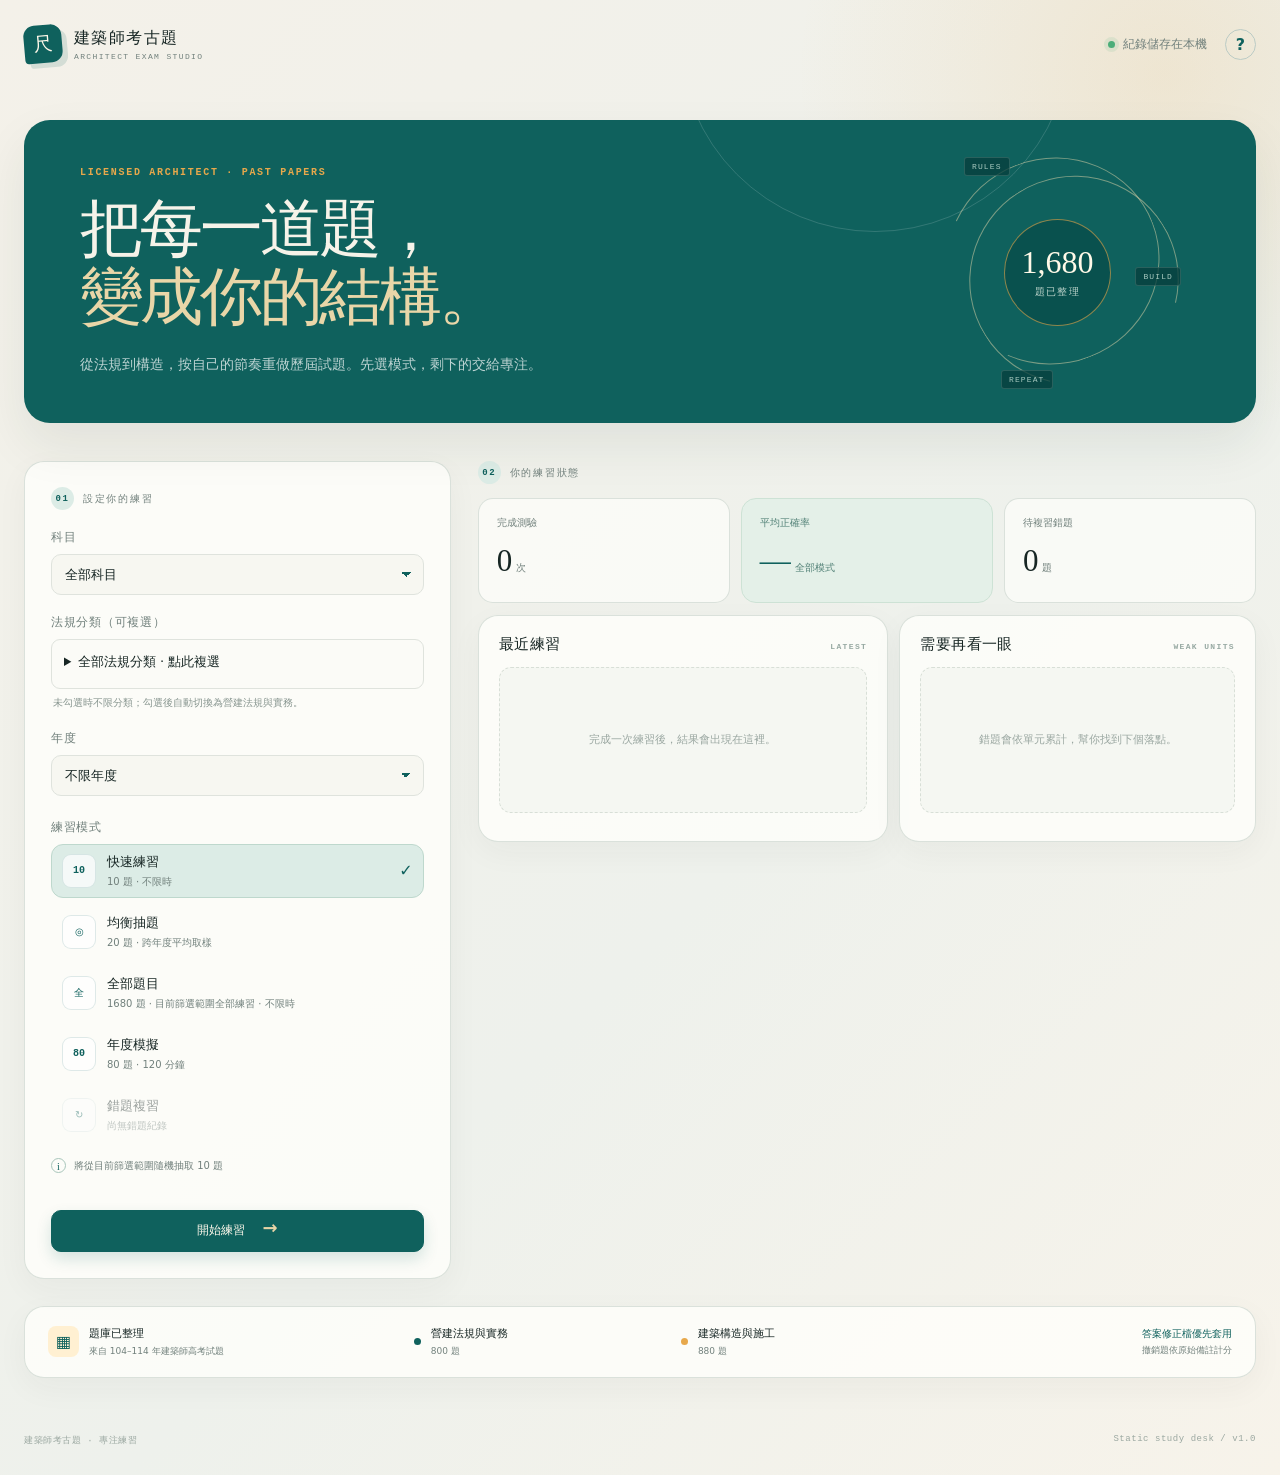
<file: docs/index.html>
<!doctype html>
<html lang="zh-Hant">
  <head>
    <meta charset="utf-8" />
    <meta name="viewport" content="width=device-width, initial-scale=1" />
    <meta name="theme-color" content="#0f615d" />
    <meta name="description" content="建築師高考營建法規與實務、建築構造與施工歷屆試題練習站" />
    <title>建築師考古題｜專注練習</title>
    <link rel="stylesheet" href="styles.css?v=20261109.1" />
    <link rel="stylesheet" href="guide.css?v=20260827.2" />
  </head>
  <body>
    <div class="app-shell">
      <header class="topbar">
        <a class="brand" href="#" id="brandHome" aria-label="回到首頁">
          <span class="brand-mark" aria-hidden="true">尺</span>
          <span>
            <strong>建築師考古題</strong>
            <small>ARCHITECT EXAM STUDIO</small>
          </span>
        </a>
        <div class="topbar-actions">
          <span class="sync-dot"><i></i> 紀錄儲存在本機</span>
          <button class="icon-button" id="helpButton" type="button" aria-label="使用說明">?</button>
        </div>
      </header>

      <main id="homeView" class="view">
        <section class="hero-block">
          <div class="hero-copy">
            <p class="eyebrow">LICENSED ARCHITECT · PAST PAPERS</p>
            <h1>把每一道題，<br /><em>變成你的結構。</em></h1>
            <p class="hero-description">從法規到構造，按自己的節奏重做歷屆試題。先選模式，剩下的交給專注。</p>
          </div>
          <div class="hero-orbit" aria-hidden="true">
            <div class="orbit-ring ring-one"></div>
            <div class="orbit-ring ring-two"></div>
            <div class="orbit-label label-top">RULES</div>
            <div class="orbit-label label-right">BUILD</div>
            <div class="orbit-label label-bottom">REPEAT</div>
            <div class="orbit-core"><span id="heroQuestionCount">1,680</span><small>題已整理</small></div>
          </div>
        </section>

        <section class="workspace-grid" aria-label="開始練習">
          <aside class="setup-card panel-card">
            <div class="section-kicker"><span>01</span> 設定你的練習</div>
            <form id="quizSetupForm">
              <label class="field-label" for="subjectSelect">科目</label>
              <select class="select-control" id="subjectSelect">
                <option value="all">全部科目</option>
              </select>

              <div class="field-label">法規分類（可複選）</div>
              <details class="category-picker" id="legalCategoryPicker">
                <summary id="legalCategorySummary" aria-describedby="legalCategoryHint">全部法規分類 · 點此複選</summary>
                <button class="category-clear" id="clearLegalCategories" type="button" disabled>不限分類（清除勾選）</button>
                <fieldset class="category-options" id="legalCategoryOptions"><legend>勾選要練習的法規（可複選）</legend></fieldset>
              </details>
              <p class="field-hint" id="legalCategoryHint" aria-live="polite">未勾選時不限分類；勾選後自動切換為營建法規與實務。</p>

              <label class="field-label" for="yearSelect">年度</label>
              <select class="select-control" id="yearSelect">
                <option value="all">不限年度</option>
              </select>

              <div class="field-label mode-label">練習模式</div>
              <div id="modeList" class="mode-list" role="list">
                <button class="mode-option is-selected" type="button" data-mode="quick">
                  <span class="mode-icon">10</span>
                  <span class="mode-text"><strong>快速練習</strong><small>10 題 · 不限時</small></span>
                  <span class="mode-check">✓</span>
                </button>
                <button class="mode-option" type="button" data-mode="balanced">
                  <span class="mode-icon">◎</span>
                  <span class="mode-text"><strong>均衡抽題</strong><small>20 題 · 跨年度平均取樣</small></span>
                  <span class="mode-check">✓</span>
                </button>
                <button class="mode-option" type="button" data-mode="all">
                  <span class="mode-icon">全</span>
                  <span class="mode-text"><strong>全部題目</strong><small id="allModeDescription">目前篩選範圍全部練習 · 不限時</small></span>
                  <span class="mode-check">✓</span>
                </button>
                <button class="mode-option" type="button" data-mode="mock">
                  <span class="mode-icon">80</span>
                  <span class="mode-text"><strong>年度模擬</strong><small>80 題 · 120 分鐘</small></span>
                  <span class="mode-check">✓</span>
                </button>
                <button class="mode-option" type="button" data-mode="wrong">
                  <span class="mode-icon">↻</span>
                  <span class="mode-text"><strong>錯題複習</strong><small id="wrongModeDescription">尚無錯題紀錄</small></span>
                  <span class="mode-check">✓</span>
                </button>
              </div>

              <div class="setup-footnote"><span class="footnote-mark">i</span><span id="selectionSummary">將從全部科目中隨機抽取 10 題</span></div>
              <button class="primary-button start-button" id="startQuizButton" type="submit">
                開始練習 <span aria-hidden="true">→</span>
              </button>
            </form>
          </aside>

          <section class="dashboard-column">
            <div class="section-kicker"><span>02</span> 你的練習狀態</div>
            <div class="stat-grid" id="statGrid">
              <article class="stat-card"><span class="stat-label">完成測驗</span><strong id="statCompleted">0</strong><span class="stat-meta">次</span></article>
              <article class="stat-card accent-card"><span class="stat-label">平均正確率</span><strong id="statAverage">—</strong><span class="stat-meta">全部模式</span></article>
              <article class="stat-card"><span class="stat-label">待複習錯題</span><strong id="statWrong">0</strong><span class="stat-meta">題</span></article>
            </div>
            <div class="dashboard-panels">
              <section class="mini-panel panel-card">
                <div class="panel-heading"><h2>最近練習</h2><span class="tiny-label">LATEST</span></div>
                <div id="recentHistory" class="history-list"><div class="empty-state">完成一次練習後，結果會出現在這裡。</div></div>
              </section>
              <section class="mini-panel panel-card">
                <div class="panel-heading"><h2>需要再看一眼</h2><span class="tiny-label">WEAK UNITS</span></div>
                <div id="weakUnits" class="weak-list"><div class="empty-state">錯題會依單元累計，幫你找到下個落點。</div></div>
              </section>
            </div>
          </section>
        </section>

        <section class="library-strip panel-card">
          <div class="library-intro"><span class="library-icon">▦</span><div><strong>題庫已整理</strong><span>來自 104–114 年建築師高考試題</span></div></div>
          <div class="library-subject"><span class="subject-dot legal-dot"></span><div><strong>營建法規與實務</strong><span id="legalCount">800 題</span></div></div>
          <div class="library-subject"><span class="subject-dot structure-dot"></span><div><strong>建築構造與施工</strong><span id="structureCount">880 題</span></div></div>
          <div class="library-note">答案修正檔優先套用<br /><span>撤銷題依原始備註計分</span></div>
        </section>
      </main>

      <main id="quizView" class="view quiz-view" hidden>
        <div class="quiz-toolbar">
          <button class="back-link" id="quitQuizButton" type="button"><span aria-hidden="true">←</span> 返回設定</button>
          <div class="quiz-toolbar-title"><span id="quizModeLabel">快速練習</span><span class="toolbar-divider">/</span><span id="quizFilterLabel">全部科目</span></div>
          <div class="timer-chip" id="timerChip" hidden><span class="timer-pulse"></span><span id="timerText">不限時</span></div>
        </div>

        <div class="progress-line"><span id="progressBar"></span></div>
        <section class="quiz-layout">
          <aside class="question-sidebar panel-card">
            <div class="progress-copy"><span class="tiny-label">PROGRESS</span><strong><span id="currentQuestionNumber">01</span><small> / <span id="totalQuestionNumber">10</span></small></strong></div>
            <div class="question-progress-track"><span id="questionProgressFill"></span></div>
            <div class="sidebar-divider"></div>
            <div class="sidebar-label"><span>題目導覽</span><span id="answeredCount">0 已作答</span></div>
            <div id="questionPalette" class="question-palette" aria-label="題目導覽"></div>
            <div class="palette-legend"><span><i class="legend-dot answered"></i> 已作答</span><span><i class="legend-dot flagged"></i> 標記</span></div>
            <div class="sidebar-tip"><span>⌁</span><p>先寫會的。卡住時標記，最後再回來。</p></div>
          </aside>

          <section class="question-stage">
            <div class="question-meta"><span class="question-index" id="questionIndexLabel">QUESTION 01</span><span class="subject-tag" id="questionSubjectTag">營建法規與實務</span><button class="source-button" id="sourceButton" type="button">原卷第 1 頁 ↗</button></div>
            <article class="question-card panel-card">
              <div class="question-card-head"><span class="question-number-large" id="largeQuestionNumber">01</span><button class="flag-button" id="flagButton" type="button" aria-pressed="false"><span aria-hidden="true">⚑</span> 標記這題</button></div>
              <h1 id="questionText" class="question-text">題目載入中…</h1>
              <div id="questionOptions" class="answer-options" role="radiogroup" aria-label="答案選項"></div>
              <div id="questionImageHint" class="question-image-hint" hidden><span>▧</span> 本題包含原卷圖示，請點選右上角「原卷第 X 頁」查看。</div>
            </article>
            <div class="question-actions"><button class="secondary-button" id="prevQuestionButton" type="button">← 上一題</button><button class="primary-button next-button" id="nextQuestionButton" type="button">下一題 <span aria-hidden="true">→</span></button></div>
          </section>
        </section>
      </main>

      <main id="resultView" class="view result-view" hidden>
        <div class="result-topline"><button class="back-link" id="resultHomeButton" type="button"><span aria-hidden="true">←</span> 回到首頁</button><span class="tiny-label">COMPLETION REPORT</span><span id="resultDate" class="result-date"></span></div>
        <section class="result-hero panel-card">
          <div class="result-copy"><p class="eyebrow">PRACTICE COMPLETE</p><h1 id="resultTitle">這一回，完成。</h1><p id="resultSubtitle">把錯的留下來，下一回會更快。</p></div>
          <div class="score-orbit"><div class="score-ring"><strong id="resultScore">0%</strong><span>正確率</span></div></div>
        </section>
        <section class="result-stats stat-grid">
          <article class="stat-card"><span class="stat-label">答對</span><strong id="resultCorrect">0</strong><span class="stat-meta">題</span></article>
          <article class="stat-card"><span class="stat-label">未答／答錯</span><strong id="resultMissed">0</strong><span class="stat-meta">題</span></article>
          <article class="stat-card accent-card"><span class="stat-label">作答時間</span><strong id="resultTime">00:00</strong><span class="stat-meta" id="resultTimeMeta">—</span></article>
        </section>
        <section class="result-content-grid">
          <section class="review-panel panel-card"><div class="panel-heading"><h2>逐題檢討</h2><span id="reviewCountLabel" class="tiny-label">0 題</span></div><div class="review-filter" id="reviewFilter"><button type="button" class="is-active" data-review-filter="all">全部</button><button type="button" data-review-filter="wrong">錯題</button><button type="button" data-review-filter="unanswered">未答</button></div><div id="reviewList" class="review-list"></div></section>
          <aside class="result-side"><section class="unit-result panel-card"><div class="panel-heading"><h2>單元表現</h2><span class="tiny-label">BY UNIT</span></div><div id="resultUnits" class="unit-list"></div></section><div class="result-buttons"><button class="primary-button" id="retryButton" type="button">再練一次 <span>↻</span></button><button class="secondary-button" id="resultHomeButton2" type="button">回到首頁</button></div></aside>
        </section>
      </main>

      <footer class="site-footer"><span>建築師考古題 · 專注練習</span><span>Static study desk / v1.0</span></footer>
    </div>

    <dialog id="sourceDialog" class="source-dialog">
      <div class="dialog-head"><div><span class="tiny-label">ORIGINAL PAPER</span><h2 id="sourceDialogTitle">原卷頁面</h2></div><button id="closeSourceButton" class="dialog-close" type="button" aria-label="關閉">×</button></div>
      <div class="source-image-wrap"><img id="sourceDialogImage" alt="原卷題目頁面" /></div>
      <p class="dialog-caption">原卷頁面僅供對照，作答時仍以題目卡內容為準。</p>
    </dialog>
    <dialog id="helpDialog" class="help-dialog">
      <div class="dialog-head"><div><span class="tiny-label">HOW IT WORKS</span><h2>把練習變成節奏</h2></div><button id="closeHelpButton" class="dialog-close" type="button" aria-label="關閉">×</button></div>
      <div class="help-copy">
        <p class="help-lead">這個網站是為手機短時間練習設計的，照下面 4 步就能開始。</p>
        <div class="help-steps">
          <div class="help-step"><span>01</span><div><strong>先選科目、法規分類與年度</strong><p>可勾選「建築技術規則」、「無障礙設施設計規範」等多種分類合併練習；想刷整份試卷，再選指定科目與年度。</p></div></div>
          <div class="help-step"><span>02</span><div><strong>挑一種練習模式</strong><p>每日暖身選快速練習；想平均碰到各年度選均衡抽題；想做完所選分類選全部題目，年度維持不限年度；考前使用年度模擬。</p></div></div>
          <div class="help-step"><span>03</span><div><strong>滑動作答與導覽</strong><p>點選答案後按「下一題」。上方題號列可左右滑動，點題號能跳題；卡住的題目可按「標記這題」。</p></div></div>
          <div class="help-step"><span>04</span><div><strong>交卷後看錯題</strong><p>完成測驗才會保存紀錄。答錯或未答的題目會進入錯題複習，也能查看原卷頁面對照。</p></div></div>
        </div>
        <div class="mobile-help-grid"><div><strong>手機小技巧</strong><span>原卷圖示較小時，可在對照視窗內雙指放大，或將手機橫放。</span></div><div><strong>紀錄在哪裡</strong><span>成績只存於目前瀏覽器，不會上傳；清除瀏覽器資料後紀錄會消失。</span></div></div>
        <a class="help-guide-link" href="guide.html">開啟完整手機使用說明 <span>↗</span></a>
        <p class="help-note">題庫來源：104–114 年建築師高考「營建法規與實務」、「建築構造與施工」試題 PDF；答案修正檔優先套用。</p>
      </div>
    </dialog>
    <div id="toast" class="toast" role="status" aria-live="polite"></div>
    <script type="module" src="app.js?v=20261109.2"></script>
  </body>
</html>
</file>
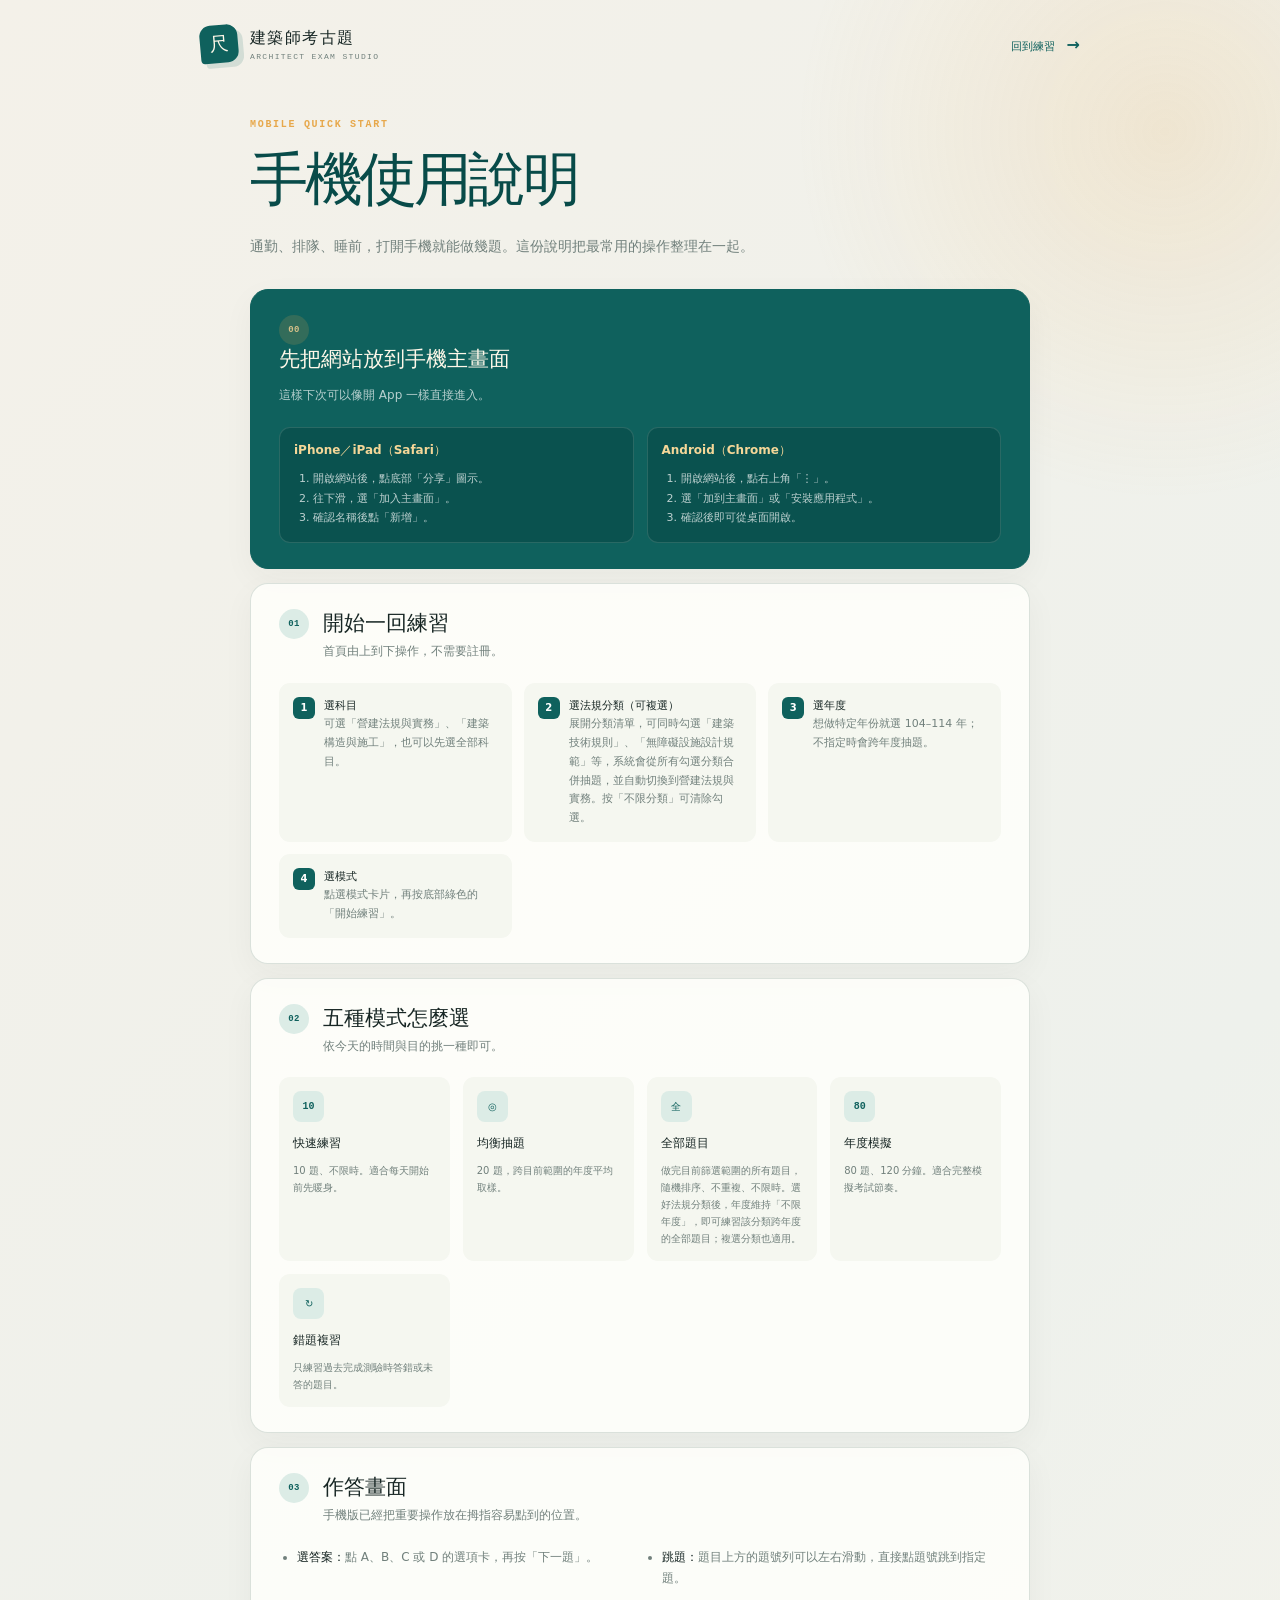
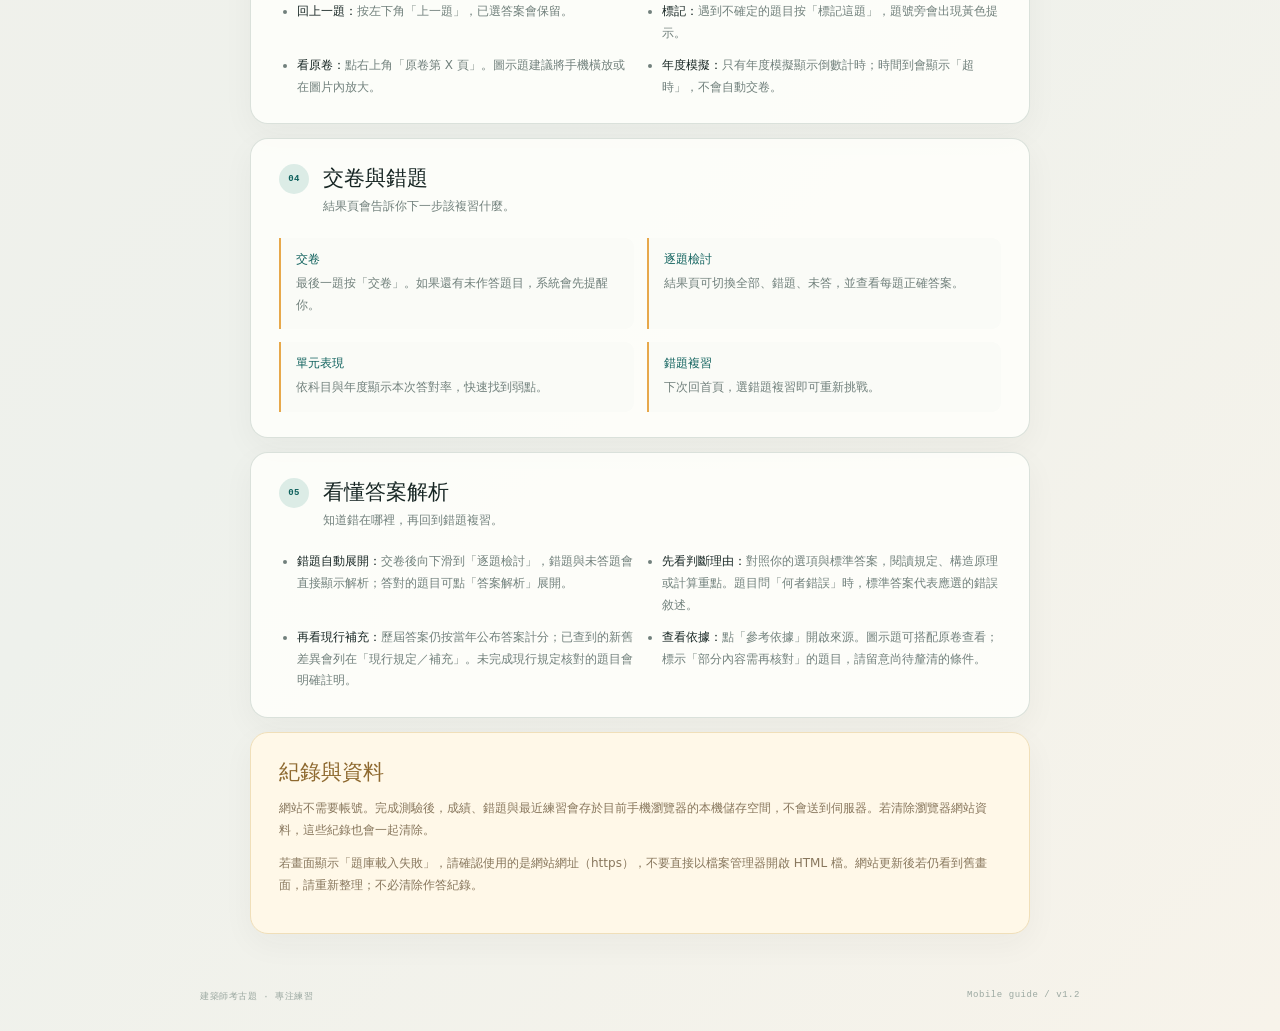
<file: docs/guide.html>
<!doctype html>
<html lang="zh-Hant">
  <head>
    <meta charset="utf-8" />
    <meta name="viewport" content="width=device-width, initial-scale=1" />
    <meta name="theme-color" content="#0f615d" />
    <meta name="description" content="建築師考古題手機版使用說明" />
    <title>手機使用說明｜建築師考古題</title>
    <link rel="stylesheet" href="styles.css?v=20260831.1" />
    <link rel="stylesheet" href="guide.css?v=20260827.2" />
  </head>
  <body class="guide-page">
    <div class="app-shell guide-shell">
      <header class="topbar">
        <a class="brand" href="index.html" aria-label="回到練習首頁"><span class="brand-mark" aria-hidden="true">尺</span><span><strong>建築師考古題</strong><small>ARCHITECT EXAM STUDIO</small></span></a>
        <a class="guide-back-link" href="index.html">回到練習 <span>→</span></a>
      </header>
      <main class="guide-main">
        <p class="eyebrow guide-eyebrow">MOBILE QUICK START</p>
        <h1>手機使用說明</h1>
        <p class="guide-intro">通勤、排隊、睡前，打開手機就能做幾題。這份說明把最常用的操作整理在一起。</p>

        <section class="guide-card guide-highlight"><span class="guide-number">00</span><div><h2>先把網站放到手機主畫面</h2><p>這樣下次可以像開 App 一樣直接進入。</p><div class="device-columns"><div><strong>iPhone／iPad（Safari）</strong><ol><li>開啟網站後，點底部「分享」圖示。</li><li>往下滑，選「加入主畫面」。</li><li>確認名稱後點「新增」。</li></ol></div><div><strong>Android（Chrome）</strong><ol><li>開啟網站後，點右上角「⋮」。</li><li>選「加到主畫面」或「安裝應用程式」。</li><li>確認後即可從桌面開啟。</li></ol></div></div></div></section>

        <section class="guide-card"><div class="guide-section-title"><span class="guide-number">01</span><div><h2>開始一回練習</h2><p>首頁由上到下操作，不需要註冊。</p></div></div><div class="guide-step-list"><div><b>1</b><p><strong>選科目</strong><br />可選「營建法規與實務」、「建築構造與施工」，也可以先選全部科目。</p></div><div><b>2</b><p><strong>選法規分類（可複選）</strong><br />展開分類清單，可同時勾選「建築技術規則」、「無障礙設施設計規範」等，系統會從所有勾選分類合併抽題，並自動切換到營建法規與實務。按「不限分類」可清除勾選。</p></div><div><b>3</b><p><strong>選年度</strong><br />想做特定年份就選 104–114 年；不指定時會跨年度抽題。</p></div><div><b>4</b><p><strong>選模式</strong><br />點選模式卡片，再按底部綠色的「開始練習」。</p></div></div></section>

        <section class="guide-card"><div class="guide-section-title"><span class="guide-number">02</span><div><h2>五種模式怎麼選</h2><p>依今天的時間與目的挑一種即可。</p></div></div><div class="mode-guide-grid"><div><span class="mode-guide-icon">10</span><strong>快速練習</strong><p>10 題、不限時。適合每天開始前先暖身。</p></div><div><span class="mode-guide-icon">◎</span><strong>均衡抽題</strong><p>20 題，跨目前範圍的年度平均取樣。</p></div><div><span class="mode-guide-icon">全</span><strong>全部題目</strong><p>做完目前篩選範圍的所有題目，隨機排序、不重複、不限時。選好法規分類後，年度維持「不限年度」，即可練習該分類跨年度的全部題目；複選分類也適用。</p></div><div><span class="mode-guide-icon">80</span><strong>年度模擬</strong><p>80 題、120 分鐘。適合完整模擬考試節奏。</p></div><div><span class="mode-guide-icon">↻</span><strong>錯題複習</strong><p>只練習過去完成測驗時答錯或未答的題目。</p></div></div></section>

        <section class="guide-card"><div class="guide-section-title"><span class="guide-number">03</span><div><h2>作答畫面</h2><p>手機版已經把重要操作放在拇指容易點到的位置。</p></div></div><ul class="guide-bullets"><li><strong>選答案：</strong>點 A、B、C 或 D 的選項卡，再按「下一題」。</li><li><strong>跳題：</strong>題目上方的題號列可以左右滑動，直接點題號跳到指定題。</li><li><strong>回上一題：</strong>按左下角「上一題」，已選答案會保留。</li><li><strong>標記：</strong>遇到不確定的題目按「標記這題」，題號旁會出現黃色提示。</li><li><strong>看原卷：</strong>點右上角「原卷第 X 頁」。圖示題建議將手機橫放或在圖片內放大。</li><li><strong>年度模擬：</strong>只有年度模擬顯示倒數計時；時間到會顯示「超時」，不會自動交卷。</li></ul></section>

        <section class="guide-card"><div class="guide-section-title"><span class="guide-number">04</span><div><h2>交卷與錯題</h2><p>結果頁會告訴你下一步該複習什麼。</p></div></div><div class="guide-result-grid"><div><strong>交卷</strong><p>最後一題按「交卷」。如果還有未作答題目，系統會先提醒你。</p></div><div><strong>逐題檢討</strong><p>結果頁可切換全部、錯題、未答，並查看每題正確答案。</p></div><div><strong>單元表現</strong><p>依科目與年度顯示本次答對率，快速找到弱點。</p></div><div><strong>錯題複習</strong><p>下次回首頁，選錯題複習即可重新挑戰。</p></div></div></section>

        <section class="guide-card"><div class="guide-section-title"><span class="guide-number">05</span><div><h2>看懂答案解析</h2><p>知道錯在哪裡，再回到錯題複習。</p></div></div><ul class="guide-bullets"><li><strong>錯題自動展開：</strong>交卷後向下滑到「逐題檢討」，錯題與未答題會直接顯示解析；答對的題目可點「答案解析」展開。</li><li><strong>先看判斷理由：</strong>對照你的選項與標準答案，閱讀規定、構造原理或計算重點。題目問「何者錯誤」時，標準答案代表應選的錯誤敘述。</li><li><strong>再看現行補充：</strong>歷屆答案仍按當年公布答案計分；已查到的新舊差異會列在「現行規定／補充」。未完成現行規定核對的題目會明確註明。</li><li><strong>查看依據：</strong>點「參考依據」開啟來源。圖示題可搭配原卷查看；標示「部分內容需再核對」的題目，請留意尚待釐清的條件。</li></ul></section>

        <section class="guide-card guide-note-card"><h2>紀錄與資料</h2><p>網站不需要帳號。完成測驗後，成績、錯題與最近練習會存於目前手機瀏覽器的本機儲存空間，不會送到伺服器。若清除瀏覽器網站資料，這些紀錄也會一起清除。</p><p>若畫面顯示「題庫載入失敗」，請確認使用的是網站網址（https），不要直接以檔案管理器開啟 HTML 檔。網站更新後若仍看到舊畫面，請重新整理；不必清除作答紀錄。</p></section>
      </main>
      <footer class="site-footer"><span>建築師考古題 · 專注練習</span><span>Mobile guide / v1.2</span></footer>
    </div>
  </body>
</html>
</file>
<file: docs/styles.css>
:root {
  --ink: #172624;
  --muted: #71807c;
  --paper: #fbfaf7;
  --paper-deep: #f3f0e8;
  --line: #dfe3dd;
  --jade: #0f615d;
  --jade-deep: #084b49;
  --jade-soft: #dcece6;
  --sun: #e7a84b;
  --sun-soft: #fff0d2;
  --red: #c05d48;
  --shadow: 0 22px 50px rgba(31, 48, 43, 0.08);
  --radius: 20px;
  color: var(--ink);
  font-family: "Noto Sans TC", "PingFang TC", "Microsoft JhengHei", system-ui, sans-serif;
  font-synthesis: none;
}

* { box-sizing: border-box; }

html { min-width: 320px; background: var(--paper-deep); }

body {
  margin: 0;
  min-height: 100vh;
  background:
    radial-gradient(circle at 91% 5%, rgba(231, 168, 75, 0.16), transparent 23rem),
    linear-gradient(135deg, #f4f1e9 0%, #eef1ec 58%, #f7f3ea 100%);
}

button, select { font: inherit; }
button { cursor: pointer; }
button:focus-visible, select:focus-visible, a:focus-visible { outline: 3px solid rgba(231, 168, 75, 0.75); outline-offset: 3px; }
[hidden] { display: none !important; }

.app-shell { width: min(1240px, calc(100% - 48px)); margin: 0 auto; }

.topbar { display: flex; align-items: center; justify-content: space-between; min-height: 88px; }
.brand { display: inline-flex; align-items: center; gap: 12px; color: var(--ink); text-decoration: none; }
.brand-mark { display: grid; place-items: center; width: 38px; height: 38px; color: #fff8e9; background: var(--jade); border-radius: 11px 11px 11px 4px; font-size: 19px; font-weight: 800; transform: rotate(-5deg); box-shadow: 5px 5px 0 rgba(15, 97, 93, 0.14); }
.brand strong { display: block; font-size: 16px; letter-spacing: 0.09em; }
.brand small { display: block; margin-top: 3px; color: var(--muted); font-family: ui-monospace, SFMono-Regular, Consolas, monospace; font-size: 8px; letter-spacing: 0.17em; }
.topbar-actions { display: flex; align-items: center; gap: 18px; }
.sync-dot { display: flex; align-items: center; gap: 8px; color: var(--muted); font-size: 12px; }
.sync-dot i { width: 7px; height: 7px; background: #4cad79; border-radius: 50%; box-shadow: 0 0 0 4px rgba(76, 173, 121, 0.12); }
.icon-button { display: grid; place-items: center; width: 31px; height: 31px; padding: 0; color: var(--jade); background: transparent; border: 1px solid #bbcbc5; border-radius: 50%; font-weight: 700; }
.icon-button:hover { color: white; background: var(--jade); border-color: var(--jade); }

.view { padding: 32px 0 56px; }
.hero-block { display: flex; align-items: center; justify-content: space-between; min-height: 286px; padding: 30px 76px 28px 56px; overflow: hidden; color: #f6f3e9; background: var(--jade); border-radius: 26px; box-shadow: var(--shadow); position: relative; }
.hero-block::after { content: ""; position: absolute; width: 390px; height: 390px; right: 15%; top: -280px; border: 1px solid rgba(255,255,255,.15); border-radius: 50%; }
.hero-copy { position: relative; z-index: 1; max-width: 530px; }
.eyebrow, .tiny-label, .section-kicker, .question-index { font-family: ui-monospace, SFMono-Regular, Consolas, monospace; font-size: 10px; font-weight: 700; letter-spacing: 0.17em; }
.eyebrow { margin: 0 0 17px; color: var(--sun); }
.hero-copy h1 { margin: 0; font-family: Georgia, "Times New Roman", "Noto Serif TC", serif; font-size: clamp(38px, 5vw, 63px); font-weight: 400; line-height: 1.08; letter-spacing: -0.05em; }
.hero-copy h1 em { color: #e9d6a8; font-style: normal; }
.hero-description { max-width: 480px; margin: 21px 0 0; color: rgba(255,255,255,.72); font-size: 14px; line-height: 1.8; }
.hero-orbit { flex: 0 0 245px; height: 245px; position: relative; }
.orbit-ring { position: absolute; border: 1px solid rgba(236, 220, 174, .48); border-radius: 50%; transform: rotate(-21deg); }
.ring-one { inset: 8px 20px 31px 11px; border-left-color: transparent; }
.ring-two { inset: 25px 2px 10px 35px; border-right-color: transparent; transform: rotate(58deg); }
.orbit-core { position: absolute; inset: 69px; display: flex; flex-direction: column; align-items: center; justify-content: center; color: #fff9e8; background: rgba(8, 75, 73, 0.7); border: 1px solid rgba(231, 168, 75, .6); border-radius: 50%; text-align: center; }
.orbit-core span { font-family: Georgia, serif; font-size: 32px; line-height: 1; }
.orbit-core small { margin-top: 7px; color: #b9d1c8; font-size: 10px; letter-spacing: .12em; }
.orbit-label { position: absolute; padding: 4px 7px; color: #a9cbc1; background: rgba(7, 62, 61, .75); border: 1px solid rgba(169,203,193,.2); border-radius: 3px; font-family: ui-monospace, monospace; font-size: 8px; letter-spacing: .14em; }
.label-top { top: 7px; left: 29px; }
.label-right { right: -1px; top: 117px; }
.label-bottom { bottom: 6px; left: 66px; }

.workspace-grid { display: grid; grid-template-columns: minmax(290px, 0.85fr) minmax(0, 1.55fr); gap: 27px; padding-top: 38px; }
.section-kicker { display: flex; align-items: center; gap: 9px; margin-bottom: 14px; color: var(--muted); }
.section-kicker span { display: grid; place-items: center; width: 23px; height: 23px; color: var(--jade); background: var(--jade-soft); border-radius: 50%; font-size: 9px; }
.panel-card { background: rgba(255, 255, 252, .78); border: 1px solid rgba(214, 222, 215, .9); border-radius: var(--radius); box-shadow: 0 10px 32px rgba(36, 57, 52, .045); }
.setup-card { padding: 25px 26px 26px; }
.field-label { display: block; margin: 19px 0 8px; color: var(--muted); font-size: 12px; font-weight: 700; letter-spacing: .06em; }
.mode-label { margin-top: 23px; }
.select-control { width: 100%; padding: 12px 35px 12px 13px; color: var(--ink); background-color: #f7f7f1; background-image: linear-gradient(45deg, transparent 50%, var(--jade) 50%), linear-gradient(135deg, var(--jade) 50%, transparent 50%); background-position: calc(100% - 17px) 17px, calc(100% - 12px) 17px; background-size: 5px 5px, 5px 5px; background-repeat: no-repeat; border: 1px solid var(--line); border-radius: 10px; appearance: none; font-size: 13px; }
.select-control:hover { border-color: #adc4bc; }
.select-control:disabled { cursor: not-allowed; opacity: .55; }
.field-hint { margin: 6px 2px 0; color: #87958f; font-size: 10px; line-height: 1.55; }
.mode-list { display: grid; gap: 7px; }
.mode-option { display: flex; align-items: center; width: 100%; min-height: 54px; padding: 8px 10px; color: var(--ink); background: transparent; border: 1px solid transparent; border-radius: 12px; text-align: left; transition: .18s ease; }
.mode-option:hover { background: #f5f7f0; border-color: var(--line); }
.mode-option.is-selected { background: var(--jade-soft); border-color: #bed8cd; }
.mode-option:disabled { cursor: not-allowed; opacity: .42; }
.mode-icon { display: grid; place-items: center; width: 34px; height: 34px; margin-right: 11px; color: var(--jade); background: rgba(255,255,255,.7); border: 1px solid rgba(15, 97, 93, .13); border-radius: 9px; font-family: ui-monospace, monospace; font-size: 10px; font-weight: 800; }
.mode-text { flex: 1; }
.mode-text strong { display: block; font-size: 13px; }
.mode-text small { display: block; margin-top: 4px; color: var(--muted); font-size: 10px; }
.mode-check { display: none; color: var(--jade); font-weight: 800; }
.mode-option.is-selected .mode-check { display: block; }
.setup-footnote { display: flex; gap: 8px; align-items: flex-start; min-height: 35px; margin: 16px 0 17px; color: var(--muted); font-size: 10px; line-height: 1.55; }
.footnote-mark { display: grid; place-items: center; flex: 0 0 15px; width: 15px; height: 15px; color: var(--jade); border: 1px solid #a9c6bb; border-radius: 50%; font-family: Georgia, serif; font-size: 10px; }
.primary-button, .secondary-button { min-height: 42px; padding: 0 17px; border-radius: 10px; font-size: 12px; font-weight: 800; transition: .18s ease; }
.primary-button { color: #fff9ec; background: var(--jade); border: 1px solid var(--jade); box-shadow: 0 7px 15px rgba(15, 97, 93, .16); }
.primary-button:hover { background: var(--jade-deep); border-color: var(--jade-deep); transform: translateY(-1px); }
.primary-button span { margin-left: 13px; color: #e8d4a6; font-size: 18px; line-height: 0; }
.secondary-button { color: var(--jade); background: transparent; border: 1px solid #b9ccc3; }
.secondary-button:hover { background: var(--jade-soft); border-color: var(--jade); }
.start-button { width: 100%; }

.dashboard-column { min-width: 0; }
.stat-grid { display: grid; grid-template-columns: repeat(3, 1fr); gap: 11px; }
.stat-card { min-height: 105px; padding: 17px 18px; background: rgba(255,255,252,.63); border: 1px solid rgba(214, 222, 215, .9); border-radius: 15px; }
.stat-card.accent-card { color: var(--jade); background: #e4f0e8; border-color: #cde2d5; }
.stat-label, .stat-meta { display: block; color: var(--muted); font-size: 10px; }
.accent-card .stat-label, .accent-card .stat-meta { color: #518076; }
.stat-card strong { display: inline-block; margin-top: 13px; font-family: Georgia, serif; font-size: 31px; font-weight: 400; letter-spacing: -.04em; }
.stat-meta { display: inline-block; margin-left: 5px; }
.dashboard-panels { display: grid; grid-template-columns: 1.07fr .93fr; gap: 11px; margin-top: 12px; }
.mini-panel { min-height: 227px; padding: 19px 20px; }
.panel-heading { display: flex; align-items: baseline; justify-content: space-between; gap: 12px; }
.panel-heading h2 { margin: 0; font-size: 15px; letter-spacing: .03em; }
.tiny-label { color: #98aaa3; font-size: 8px; }
.history-list, .weak-list { margin-top: 13px; }
.empty-state { display: grid; min-height: 146px; place-items: center; padding: 20px; color: #9aa7a1; background: rgba(243, 246, 239, .7); border: 1px dashed #d8dfd7; border-radius: 12px; font-size: 11px; line-height: 1.7; text-align: center; }
.history-row { display: flex; align-items: center; gap: 10px; padding: 10px 0; border-bottom: 1px solid #e7ebe5; }
.history-row:last-child { border-bottom: 0; }
.history-type { display: grid; place-items: center; flex: 0 0 29px; height: 29px; color: var(--jade); background: var(--jade-soft); border-radius: 8px; font-family: ui-monospace, monospace; font-size: 9px; font-weight: 700; }
.history-info { min-width: 0; flex: 1; }
.history-info strong, .history-info span { display: block; overflow: hidden; text-overflow: ellipsis; white-space: nowrap; }
.history-info strong { font-size: 11px; }
.history-info span { margin-top: 3px; color: var(--muted); font-size: 9px; }
.history-score { color: var(--jade); font-family: Georgia, serif; font-size: 19px; }
.weak-row { padding: 10px 0; border-bottom: 1px solid #e7ebe5; }
.weak-row:last-child { border-bottom: 0; }
.weak-row-top { display: flex; justify-content: space-between; gap: 10px; font-size: 10px; }
.weak-row-top span:last-child { color: var(--red); font-family: ui-monospace, monospace; }
.weak-bar { height: 5px; margin-top: 7px; overflow: hidden; background: #e9eee7; border-radius: 10px; }
.weak-bar span { display: block; height: 100%; background: var(--red); border-radius: 10px; }

.library-strip { display: grid; grid-template-columns: 1.4fr 1fr 1fr 1.15fr; align-items: center; gap: 20px; margin-top: 27px; padding: 19px 23px; }
.library-intro, .library-subject { display: flex; align-items: center; gap: 10px; }
.library-icon { display: grid; place-items: center; width: 31px; height: 31px; color: var(--jade); background: var(--sun-soft); border-radius: 8px; }
.library-intro strong, .library-subject strong { display: block; font-size: 11px; }
.library-intro span:last-child, .library-subject span:last-child { display: block; margin-top: 4px; color: var(--muted); font-size: 9px; }
.subject-dot { width: 7px; height: 7px; border-radius: 50%; }
.legal-dot { background: var(--jade); }.structure-dot { background: var(--sun); }
.library-note { color: var(--jade); font-size: 10px; line-height: 1.6; text-align: right; }
.library-note span { color: var(--muted); font-size: 9px; }

.quiz-view { padding-top: 12px; }
.quiz-toolbar, .result-topline { display: flex; align-items: center; justify-content: space-between; min-height: 48px; }
.back-link { padding: 5px 0; color: var(--jade); background: transparent; border: 0; font-size: 11px; font-weight: 800; }
.back-link span { margin-right: 8px; font-size: 16px; }
.quiz-toolbar-title { color: var(--ink); font-family: Georgia, serif; font-size: 17px; }
.toolbar-divider { margin: 0 10px; color: #a6b2ad; font-family: system-ui; font-size: 12px; }
.quiz-toolbar-title span:last-child { color: var(--muted); font-family: inherit; font-size: 13px; }
.timer-chip { display: flex; align-items: center; gap: 8px; min-width: 117px; padding: 9px 12px; color: var(--jade); background: var(--jade-soft); border: 1px solid #c0dbd0; border-radius: 9px; font-family: ui-monospace, monospace; font-size: 12px; font-weight: 700; }
.timer-chip.is-overtime { color: #a34737; background: #fbe7e0; border-color: #efc2b5; }
.timer-pulse { width: 7px; height: 7px; background: currentColor; border-radius: 50%; box-shadow: 0 0 0 4px rgba(15,97,93,.12); }
.progress-line { height: 4px; margin: 9px 0 26px; overflow: hidden; background: #dfe8df; border-radius: 10px; }
.progress-line span { display: block; width: 0; height: 100%; background: var(--sun); border-radius: inherit; transition: width .25s ease; }
.quiz-layout { display: grid; grid-template-columns: 230px minmax(0, 1fr); gap: 29px; }
.question-sidebar { align-self: start; padding: 21px 18px; position: sticky; top: 18px; }
.progress-copy { display: flex; align-items: flex-end; justify-content: space-between; }
.progress-copy .tiny-label { align-self: flex-start; }
.progress-copy strong { color: var(--jade); font-family: Georgia, serif; font-size: 32px; font-weight: 400; line-height: .9; }
.progress-copy strong small { color: #99aaa3; font-family: system-ui; font-size: 13px; }
.question-progress-track { height: 5px; margin: 17px 0 20px; overflow: hidden; background: #e8ede6; border-radius: 10px; }
.question-progress-track span { display: block; width: 0; height: 100%; background: var(--jade); border-radius: inherit; transition: width .2s ease; }
.sidebar-divider { height: 1px; background: #e5eae4; }
.sidebar-label { display: flex; justify-content: space-between; margin: 18px 0 11px; color: var(--ink); font-size: 10px; font-weight: 800; }
.sidebar-label span:last-child { color: var(--muted); font-weight: 400; }
.question-palette { display: grid; grid-template-columns: repeat(5, 1fr); gap: 6px; max-height: 367px; overflow: auto; padding: 2px; }
.palette-button { min-height: 31px; color: var(--muted); background: #f4f6f0; border: 1px solid transparent; border-radius: 7px; font-family: ui-monospace, monospace; font-size: 10px; }
.palette-button:hover { border-color: #b5ccc1; }
.palette-button.is-current { color: #fff; background: var(--jade); border-color: var(--jade); }
.palette-button.is-answered:not(.is-current) { color: var(--jade); background: var(--jade-soft); }
.palette-button.is-flagged:not(.is-current)::after { content: ""; display: inline-block; width: 4px; height: 4px; margin-left: 3px; vertical-align: 2px; background: var(--sun); border-radius: 50%; }
.palette-legend { display: flex; gap: 12px; margin-top: 14px; color: var(--muted); font-size: 9px; }
.legend-dot { display: inline-block; width: 6px; height: 6px; margin-right: 4px; border-radius: 50%; background: #e5eae4; }.legend-dot.answered { background: var(--jade); }.legend-dot.flagged { background: var(--sun); }
.sidebar-tip { display: flex; gap: 9px; margin-top: 24px; padding: 11px; color: #738b80; background: #f4f5ed; border-radius: 10px; }
.sidebar-tip span { color: var(--sun); font-size: 18px; }.sidebar-tip p { margin: 0; font-size: 9px; line-height: 1.6; }
.question-stage { min-width: 0; }
.question-meta { display: flex; align-items: center; gap: 12px; min-height: 31px; }
.question-index { color: var(--muted); font-size: 9px; }
.subject-tag { padding: 5px 8px; color: var(--jade); background: var(--jade-soft); border-radius: 5px; font-size: 10px; }
.source-button { margin-left: auto; padding: 5px 0; color: var(--muted); background: transparent; border: 0; font-size: 10px; text-decoration: underline; text-underline-offset: 3px; }
.source-button:hover { color: var(--jade); }
.question-card { min-height: 475px; padding: 33px 43px 38px; }
.question-card-head { display: flex; align-items: flex-start; justify-content: space-between; }
.question-number-large { color: #d2dbd3; font-family: Georgia, serif; font-size: 50px; line-height: .8; }
.flag-button { padding: 7px 9px; color: var(--muted); background: transparent; border: 1px solid transparent; border-radius: 7px; font-size: 10px; }
.flag-button:hover, .flag-button.is-flagged { color: #a56a19; background: var(--sun-soft); border-color: #f1d6a3; }
.question-text { max-width: 760px; margin: 32px 0 29px; font-size: clamp(19px, 2.2vw, 25px); font-weight: 700; line-height: 1.72; letter-spacing: .035em; }
.answer-options { display: grid; grid-template-columns: 1fr 1fr; gap: 11px 14px; max-width: 850px; }
.answer-option { display: flex; align-items: flex-start; gap: 12px; min-height: 58px; padding: 13px 15px; color: var(--ink); background: #fbfbf7; border: 1px solid #e0e6de; border-radius: 11px; text-align: left; transition: .16s ease; }
.answer-option:hover { background: #f2f8f2; border-color: #a9c7ba; }
.answer-option.is-selected { color: var(--jade-deep); background: var(--jade-soft); border-color: #8fb9a9; box-shadow: inset 3px 0 0 var(--jade); }
.answer-option-key { display: grid; place-items: center; flex: 0 0 24px; height: 24px; color: var(--jade); background: #edf3ec; border: 1px solid #cbded3; border-radius: 7px; font-family: ui-monospace, monospace; font-size: 10px; font-weight: 800; }
.answer-option.is-selected .answer-option-key { color: white; background: var(--jade); border-color: var(--jade); }
.answer-option-text { padding-top: 2px; font-size: 13px; line-height: 1.6; }
.answer-option-text.is-figure { color: #889b94; font-size: 11px; }
.question-image-hint { margin-top: 23px; padding: 10px 12px; color: #7d7462; background: #fff8e8; border: 1px solid #f0dfb9; border-radius: 8px; font-size: 10px; }
.question-image-hint span { margin-right: 6px; color: var(--sun); font-size: 16px; }
.question-actions { display: flex; justify-content: space-between; align-items: center; margin-top: 17px; }
.next-button { min-width: 114px; }

.result-view { padding-top: 16px; }
.result-topline { color: var(--muted); }
.result-topline > .tiny-label { margin-left: 80px; }.result-date { font-size: 10px; }
.result-hero { display: flex; align-items: center; justify-content: space-between; min-height: 230px; margin-top: 24px; padding: 35px 69px 35px 55px; overflow: hidden; background: var(--jade); position: relative; }
.result-hero::after { content: ""; position: absolute; width: 400px; height: 400px; right: -88px; top: -116px; border: 1px solid rgba(231,168,75,.36); border-radius: 50%; }
.result-copy { position: relative; z-index: 1; }.result-copy h1 { margin: 0; color: #fff9ed; font-family: Georgia, serif; font-size: clamp(32px, 4vw, 48px); font-weight: 400; letter-spacing: -.05em; }.result-copy p:last-child { margin: 14px 0 0; color: rgba(255,255,255,.67); font-size: 12px; }
.score-orbit { display: grid; place-items: center; width: 160px; height: 160px; position: relative; z-index: 1; border: 1px solid rgba(231,168,75,.6); border-radius: 50%; transform: rotate(-8deg); }.score-ring { display: flex; flex-direction: column; align-items: center; justify-content: center; width: 121px; height: 121px; color: white; background: rgba(8,75,73,.6); border: 1px solid rgba(255,255,255,.16); border-radius: 50%; transform: rotate(8deg); }.score-ring strong { font-family: Georgia, serif; font-size: 34px; font-weight: 400; }.score-ring span { margin-top: 6px; color: #bbd3c8; font-size: 10px; }
.result-stats { margin: 17px 0; }.result-stats .stat-card { min-height: 92px; }.result-stats .stat-card strong { margin-top: 10px; }
.result-content-grid { display: grid; grid-template-columns: minmax(0, 1.55fr) minmax(270px, .8fr); gap: 17px; align-items: start; }.review-panel, .unit-result { padding: 22px; }.review-filter { display: flex; gap: 5px; margin: 17px 0 11px; }.review-filter button { padding: 6px 10px; color: var(--muted); background: transparent; border: 1px solid transparent; border-radius: 6px; font-size: 10px; }.review-filter button:hover, .review-filter button.is-active { color: var(--jade); background: var(--jade-soft); border-color: #c2ddd0; }.review-list { display: grid; gap: 8px; max-height: 640px; overflow: auto; padding-right: 4px; }.review-item { padding: 13px 14px; background: #fafbf7; border: 1px solid #e4e9e2; border-radius: 10px; }.review-item.is-wrong { border-left: 3px solid var(--red); }.review-item.is-correct { border-left: 3px solid #6ca782; }.review-item.is-unanswered { border-left: 3px solid var(--sun); }.review-item-top { display: flex; align-items: center; justify-content: space-between; gap: 10px; }.review-item-number { color: var(--muted); font-family: ui-monospace, monospace; font-size: 10px; }.review-status { padding: 4px 6px; border-radius: 4px; font-size: 9px; }.status-correct { color: #387a57; background: #e2f2e5; }.status-wrong { color: #a34b39; background: #fbe7e0; }.status-unanswered { color: #986f28; background: #fff0d2; }.review-question { margin: 10px 0; font-size: 12px; font-weight: 700; line-height: 1.6; }.review-answers { color: var(--muted); font-size: 10px; line-height: 1.7; }.review-answers strong { color: var(--jade); }.review-answer-note { margin-top: 5px; color: #a06d26; font-size: 9px; }.result-side { display: grid; gap: 14px; }.unit-list { display: grid; gap: 13px; margin-top: 18px; }.unit-row-label { display: flex; justify-content: space-between; gap: 10px; color: var(--muted); font-size: 10px; }.unit-row-label strong { color: var(--ink); font-weight: 700; }.unit-track { height: 6px; margin-top: 7px; overflow: hidden; background: #e8ede6; border-radius: 10px; }.unit-track span { display: block; height: 100%; background: var(--jade); border-radius: 10px; }.result-buttons { display: grid; gap: 8px; }.result-buttons button { width: 100%; }

.source-dialog, .help-dialog { width: min(940px, calc(100% - 30px)); max-height: calc(100vh - 30px); padding: 0; color: var(--ink); background: var(--paper); border: 1px solid var(--line); border-radius: 17px; box-shadow: 0 30px 80px rgba(18, 44, 39, .24); }.help-dialog { width: min(510px, calc(100% - 30px)); }.source-dialog::backdrop, .help-dialog::backdrop { background: rgba(11, 34, 31, .58); backdrop-filter: blur(3px); }.dialog-head { display: flex; align-items: flex-start; justify-content: space-between; padding: 20px 22px 14px; border-bottom: 1px solid #e5e9e2; }.dialog-head h2 { margin: 6px 0 0; font-family: Georgia, serif; font-size: 23px; font-weight: 400; }.dialog-close { width: 27px; height: 27px; padding: 0; color: var(--muted); background: transparent; border: 1px solid var(--line); border-radius: 50%; font-size: 20px; line-height: 1; }.dialog-close:hover { color: white; background: var(--jade); border-color: var(--jade); }.source-image-wrap { max-height: calc(100vh - 180px); overflow: auto; padding: 15px; background: #e9e7df; text-align: center; }.source-image-wrap img { display: block; width: min(100%, 690px); height: auto; margin: 0 auto; box-shadow: 0 4px 13px rgba(0,0,0,.12); }.dialog-caption { margin: 0; padding: 11px 20px 15px; color: var(--muted); font-size: 10px; }.help-copy { padding: 18px 22px 24px; color: #5f716b; font-size: 13px; line-height: 1.9; }.help-copy strong { color: var(--jade); }.help-note { padding-top: 13px; color: #9b8061; border-top: 1px solid var(--line); font-size: 11px; }
.toast { position: fixed; z-index: 20; right: 25px; bottom: 24px; max-width: 330px; padding: 12px 15px; color: #fff; background: var(--ink); border-radius: 9px; box-shadow: var(--shadow); font-size: 11px; opacity: 0; pointer-events: none; transform: translateY(8px); transition: .22s ease; }.toast.is-visible { opacity: 1; transform: translateY(0); }
.site-footer { display: flex; justify-content: space-between; padding: 0 0 28px; color: #9ba8a1; font-family: ui-monospace, monospace; font-size: 9px; letter-spacing: .06em; }
.category-picker { border: 1px solid var(--line); border-radius: 9px; background: #fbfbf7; }
.category-picker summary { min-height: 48px; padding: 13px 12px; color: var(--ink); font-size: 13px; cursor: pointer; overflow-wrap: anywhere; }
.category-picker summary:focus-visible, .category-clear:focus-visible { outline: 2px solid var(--jade); outline-offset: 2px; }
.category-clear { margin: 0 10px 8px; padding: 10px 12px; min-height: 44px; color: var(--jade); background: var(--jade-soft); border: 1px solid var(--line); border-radius: 7px; font-size: 13px; }
.category-clear:disabled { opacity: .5; cursor: default; }
.category-options { margin: 0; padding: 0 10px 10px; border: 0; min-width: 0; max-height: 320px; overflow-y: auto; }
.category-options legend { padding: 4px 0 8px; color: var(--muted); font-size: 12px; }
.category-option { display: flex; gap: 10px; align-items: center; min-height: 48px; padding: 9px 8px; border-radius: 6px; cursor: pointer; font-size: 14px; line-height: 1.5; }
.category-option:has(input:checked) { background: var(--jade-soft); color: var(--jade-deep); }
.category-option input { flex: 0 0 20px; width: 20px; height: 20px; margin: 0; accent-color: var(--jade); }
.category-option span { min-width: 0; overflow-wrap: anywhere; }
.category-option small { display: block; color: var(--muted); font-size: 11px; }
.category-options:disabled { opacity: .5; }
#legalCategoryHint { overflow-wrap: anywhere; }
.review-explanation { margin-top: 14px; border-top: 1px solid var(--line); padding-top: 12px; font-size: 14px; line-height: 1.8; overflow-wrap: anywhere; }
.review-explanation summary { cursor: pointer; color: var(--jade); font-weight: 700; min-height: 44px; }
.review-explanation h3 { font-size: 15px; margin: 16px 0 6px; }
.review-option-list { padding: 0; list-style: none; display: grid; gap: 8px; }
.review-option { padding: 10px; border: 1px solid var(--line); border-radius: 8px; }
.review-option strong, .review-option span { display: block; }
.review-option.is-expected { background: #e9f4ed; border-color: #6ca782; }
.review-option.is-chosen-wrong { background: #fff0eb; border-color: #c87764; }
.explanation-source a { color: var(--jade); text-decoration: underline; }
.explanation-note, .explanation-pending { color: #65716c; font-size: 12px; }

@media (max-width: 900px) {
  .hero-block { padding: 34px 38px; }.hero-orbit { flex-basis: 190px; transform: scale(.82); margin-right: -16px; }.workspace-grid { grid-template-columns: 1fr; }.setup-card { max-width: none; }.library-strip { grid-template-columns: repeat(2, 1fr); }.library-note { text-align: left; }
  .quiz-layout { grid-template-columns: 190px minmax(0, 1fr); gap: 17px; }.question-card { padding: 28px 29px 32px; }.result-content-grid { grid-template-columns: 1fr; }.result-side { grid-template-columns: 1fr 220px; align-items: start; }
}

@media (max-width: 650px) {
  .app-shell { width: min(100% - 24px, 500px); }.topbar { min-height: 69px; }.sync-dot { display: none; }.view { padding-top: 20px; }.hero-block { display: block; min-height: 0; padding: 30px 27px 13px; }.hero-copy h1 { font-size: 43px; }.hero-orbit { width: 190px; height: 165px; margin: 4px auto -11px; transform: scale(.7); }.stat-grid { grid-template-columns: 1fr 1fr 1fr; gap: 6px; }.stat-card { min-height: 90px; padding: 13px 10px; }.stat-card strong { margin-top: 10px; font-size: 25px; }.stat-label, .stat-meta { font-size: 9px; }.dashboard-panels { grid-template-columns: 1fr; }.mini-panel { min-height: 170px; }.empty-state { min-height: 90px; }.library-strip { gap: 15px; padding: 17px; }.library-intro { grid-column: 1 / -1; }.library-subject { align-items: flex-start; }.library-note { grid-column: 1 / -1; }
  .quiz-toolbar-title { max-width: 160px; overflow: hidden; text-overflow: ellipsis; white-space: nowrap; font-size: 14px; }.quiz-toolbar-title span:last-child { font-size: 11px; }.timer-chip { min-width: auto; padding: 8px; }.timer-chip .timer-pulse { display: none; }.quiz-layout { display: block; }.question-sidebar { position: static; margin-bottom: 15px; padding: 13px 14px; }.progress-copy strong { font-size: 25px; }.question-palette { display: flex; max-height: none; overflow-x: auto; padding-bottom: 2px; }.palette-button { flex: 0 0 35px; }.sidebar-divider, .sidebar-tip, .palette-legend { display: none; }.sidebar-label { margin: 9px 0 5px; }.question-meta { gap: 7px; }.subject-tag { max-width: 145px; overflow: hidden; text-overflow: ellipsis; white-space: nowrap; }.source-button { font-size: 9px; }.question-card { min-height: 0; padding: 23px 18px 27px; }.question-number-large { font-size: 41px; }.question-text { margin: 26px 0 23px; font-size: 19px; line-height: 1.65; }.answer-options { grid-template-columns: 1fr; gap: 8px; }.answer-option { min-height: 52px; padding: 11px 12px; }.question-actions { margin-top: 12px; }.result-topline > .tiny-label { display: none; }.result-hero { min-height: 192px; margin-top: 15px; padding: 27px 25px; }.score-orbit { width: 125px; height: 125px; margin-right: -15px; }.score-ring { width: 94px; height: 94px; }.score-ring strong { font-size: 25px; }.score-ring span { font-size: 8px; }.result-copy h1 { font-size: 34px; }.result-copy p:last-child { max-width: 165px; line-height: 1.6; }.result-side { display: grid; grid-template-columns: 1fr; }.review-panel, .unit-result { padding: 17px; }.site-footer { padding-bottom: 20px; }
}
</file>
<file: docs/guide.css>
.guide-shell { max-width: 880px; }
.guide-back-link { color: var(--jade); font-size: 11px; font-weight: 800; text-decoration: none; }
.guide-back-link span { margin-left: 8px; font-size: 16px; }
.guide-back-link:hover { color: var(--jade-deep); }
.guide-main { max-width: 780px; margin: 31px auto 56px; }
.guide-eyebrow { margin-bottom: 11px; }
.guide-main > h1 { margin: 0; color: var(--jade-deep); font-family: Georgia, "Noto Serif TC", serif; font-size: clamp(38px, 6vw, 58px); font-weight: 400; letter-spacing: -.06em; }
.guide-intro { max-width: 560px; margin: 15px 0 30px; color: var(--muted); font-size: 14px; line-height: 1.8; }
.guide-card { margin-top: 14px; padding: 25px 28px; background: rgba(255, 255, 252, .82); border: 1px solid rgba(214, 222, 215, .9); border-radius: 18px; box-shadow: 0 10px 32px rgba(36,57,52,.045); }
.guide-highlight { color: #f7f4ea; background: var(--jade); border-color: var(--jade); }
.guide-number { display: grid; place-items: center; flex: 0 0 30px; width: 30px; height: 30px; color: var(--jade); background: var(--jade-soft); border-radius: 50%; font-family: ui-monospace, monospace; font-size: 9px; font-weight: 800; letter-spacing: .04em; }
.guide-highlight .guide-number { color: #d5bf88; background: rgba(231,168,75,.17); }
.guide-card h2 { margin: 0; color: var(--ink); font-family: Georgia, "Noto Serif TC", serif; font-size: 21px; font-weight: 400; }
.guide-highlight h2 { color: #fff8e9; }
.guide-card p { color: var(--muted); font-size: 12px; line-height: 1.8; }
.guide-highlight p { color: rgba(255,255,255,.7); }
.guide-section-title { display: flex; align-items: flex-start; gap: 14px; margin-bottom: 20px; }
.guide-section-title p { margin: 4px 0 0; }
.device-columns, .mode-guide-grid, .guide-result-grid { display: grid; grid-template-columns: 1fr 1fr; gap: 13px; margin-top: 20px; }
.device-columns > div { padding: 14px; background: rgba(8,75,73,.65); border: 1px solid rgba(218,231,219,.15); border-radius: 11px; }
.device-columns strong, .mode-guide-grid strong, .guide-result-grid strong, .mobile-help-grid strong { display: block; color: #f5d798; font-size: 12px; }
.device-columns ol { margin: 10px 0 0; padding-left: 19px; color: rgba(255,255,255,.73); font-size: 11px; line-height: 1.8; }
.guide-step-list { display: grid; grid-template-columns: repeat(3, 1fr); gap: 12px; }
.guide-step-list > div { display: flex; align-items: flex-start; gap: 9px; padding: 14px; background: #f5f7f0; border-radius: 11px; }
.guide-step-list b { display: grid; place-items: center; flex: 0 0 22px; height: 22px; color: #fff; background: var(--jade); border-radius: 6px; font-size: 10px; }
.guide-step-list p { margin: 0; font-size: 11px; line-height: 1.7; }
.guide-step-list strong { color: var(--ink); }
.mode-guide-grid { grid-template-columns: repeat(4, 1fr); margin-top: 0; }
.mode-guide-grid > div { padding: 14px; background: #f5f7f0; border-radius: 11px; }
.mode-guide-icon { display: grid; place-items: center; width: 31px; height: 31px; margin-bottom: 13px; color: var(--jade); background: var(--jade-soft); border-radius: 8px; font-family: ui-monospace, monospace; font-size: 10px; font-weight: 800; }
.mode-guide-grid strong { color: var(--ink); }
.mode-guide-grid p { margin-bottom: 0; font-size: 10px; line-height: 1.7; }
.guide-bullets { display: grid; grid-template-columns: 1fr 1fr; gap: 11px 25px; margin: 0; padding-left: 18px; color: var(--muted); font-size: 12px; line-height: 1.8; }
.guide-bullets strong { color: var(--ink); }
.guide-result-grid { grid-template-columns: repeat(2, 1fr); margin-top: 0; }
.guide-result-grid > div { padding: 13px 15px; border-left: 2px solid var(--sun); background: #fafbf7; border-radius: 0 9px 9px 0; }
.guide-result-grid p { margin: 5px 0 0; }
.guide-result-grid strong { color: var(--jade); }
.guide-note-card { background: #fff8e8; border-color: #f0dfb9; }
.guide-note-card h2 { color: #8e692f; }
.guide-note-card p { color: #88775d; }
.help-lead { margin-top: 0; color: var(--ink) !important; font-size: 13px !important; }
.help-dialog .help-copy { max-height: calc(100vh - 125px); overflow-y: auto; }
.help-steps { display: grid; gap: 9px; }
.help-step { display: flex; align-items: flex-start; gap: 10px; padding: 10px; background: #f5f7f0; border-radius: 9px; }
.help-step > span { display: grid; place-items: center; flex: 0 0 24px; height: 24px; color: var(--jade); background: var(--jade-soft); border-radius: 6px; font-family: ui-monospace, monospace; font-size: 8px; font-weight: 800; }
.help-step strong { display: block; color: var(--ink); font-size: 11px; }
.help-step p { margin: 3px 0 0; font-size: 10px; line-height: 1.65; }
.mobile-help-grid { display: grid; grid-template-columns: 1fr 1fr; gap: 8px; margin-top: 13px; }
.mobile-help-grid > div { padding: 11px; background: #fff8e8; border: 1px solid #f0dfb9; border-radius: 8px; }
.mobile-help-grid strong { color: #8e692f; font-size: 10px; }
.mobile-help-grid span { display: block; margin-top: 4px; color: #88775d; font-size: 9px; line-height: 1.6; }
.help-guide-link { display: flex; align-items: center; justify-content: space-between; margin-top: 14px; padding: 11px 12px; color: var(--jade); background: var(--jade-soft); border: 1px solid #c2ddd0; border-radius: 8px; font-size: 10px; font-weight: 800; text-decoration: none; }
.help-guide-link span { font-size: 16px; }
.help-guide-link:hover { background: #cde4d8; }

@media (max-width: 650px) {
  .guide-shell .topbar { align-items: center; }
  .guide-main { margin-top: 21px; }
  .guide-main > h1 { font-size: 43px; }
  .guide-intro { margin-top: 10px; font-size: 12px; }
  .guide-card { padding: 19px 17px; }
  .guide-card h2 { font-size: 19px; }
  .device-columns, .guide-result-grid { grid-template-columns: 1fr; gap: 9px; }
  .guide-step-list { grid-template-columns: 1fr; gap: 8px; }
  .guide-step-list > div { padding: 11px; }
  .mode-guide-grid { grid-template-columns: 1fr 1fr; gap: 8px; }
  .mode-guide-grid > div { padding: 11px; }
  .guide-bullets { grid-template-columns: 1fr; gap: 7px; padding-left: 16px; font-size: 11px; }
  .mobile-help-grid { grid-template-columns: 1fr; }
  .help-step { padding: 9px; }
}
</file>
